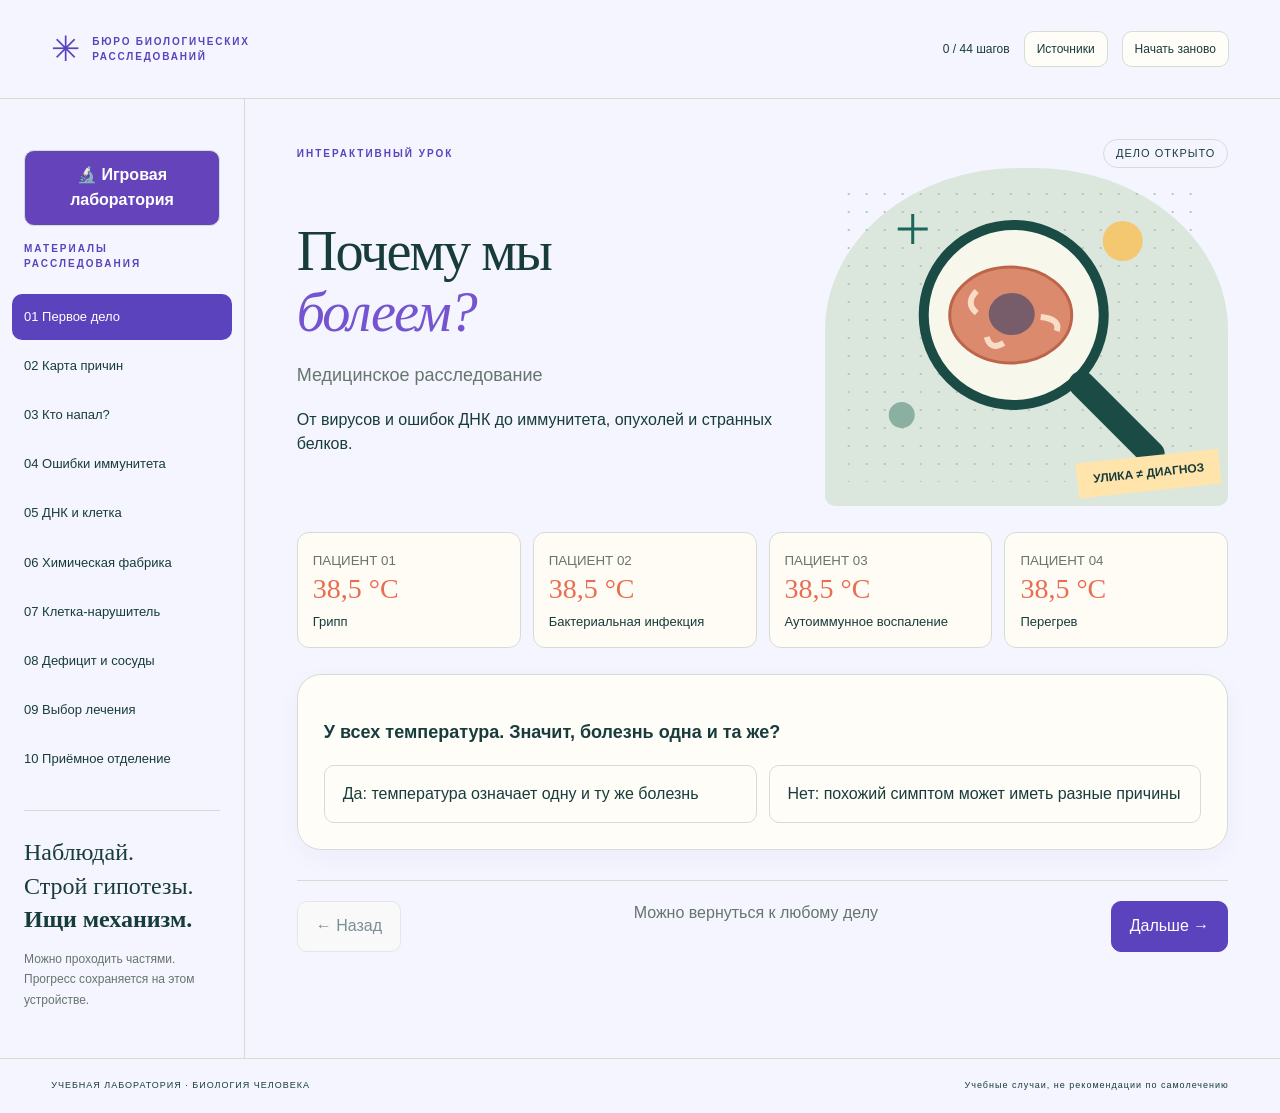
<file: index.html>
<!doctype html><html lang="ru"><head><meta charset="utf-8"><meta name="viewport" content="width=device-width, initial-scale=1"><title>Почему мы болеем? — Медицинское расследование</title><link rel="stylesheet" href="style.css"></head><body><header><a class="brand" href="#" aria-label="В начало">✳ <span>БЮРО БИОЛОГИЧЕСКИХ<br>РАССЛЕДОВАНИЙ</span></a><div class="head-right"><span id="progressText"></span><button id="sources">Источники</button><button id="reset">Начать заново</button></div></header><div class="layout"><aside><div class="eyebrow">МАТЕРИАЛЫ РАССЛЕДОВАНИЯ</div><nav id="nav" aria-label="Разделы урока"></nav><div class="aside-note">Наблюдай.<br>Строй гипотезы.<br><strong>Ищи механизм.</strong><p>Можно проходить частями.<br>Прогресс сохраняется на этом устройстве.</p></div></aside><main id="main" tabindex="-1"></main></div><footer><span>УЧЕБНАЯ ЛАБОРАТОРИЯ · БИОЛОГИЯ ЧЕЛОВЕКА</span><span>Учебные случаи, не рекомендации по самолечению</span></footer><dialog id="dialog"><button id="closeDialog" class="close">Закрыть ×</button><div id="dialogContent"></div></dialog><script src="content.js"></script><script src="app.js"></script><script src="lab.js"></script><script src="flip-cards.js"></script><script src="disease-notes.js"></script><script src="facts.js"></script><script src="immune-art.js"></script><script src="pancreas-photo.js"></script></body></html>
</file>
<file: style.css>
@import url('data:text/css,');
:root{--ink:#183c3c;--green:#126958;--mint:#dcece4;--paper:#f6f4ec;--orange:#db643f;--line:#d5ddd3;--muted:#66756d}*{box-sizing:border-box}body{margin:0;background:var(--paper);color:var(--ink);font:16px/1.55 'Segoe UI',Arial,sans-serif}button,select{font:inherit}button,a,select{-webkit-tap-highlight-color:transparent}button{cursor:pointer;border:1px solid var(--line);background:#fffdf7;color:var(--ink);border-radius:10px;padding:12px 18px;transition:background .15s,transform .15s}button:hover{background:var(--mint)}button:focus-visible,a:focus-visible,select:focus-visible{outline:3px solid var(--orange);outline-offset:3px}button:disabled{cursor:default;opacity:.55}a{color:var(--green)}header{display:flex;align-items:center;justify-content:space-between;gap:20px;padding:22px 4%;border-bottom:1px solid var(--line)}.brand{display:flex;gap:12px;align-items:center;text-decoration:none;font-size:35px}.brand span{font-size:10px;line-height:1.5;letter-spacing:1.8px;font-weight:800}.head-right{display:flex;align-items:center;gap:14px;font-size:12px}.head-right button{padding:8px 12px}.layout{display:grid;grid-template-columns:245px minmax(0,1fr);max-width:1500px;margin:auto}aside{padding:36px 24px;border-right:1px solid var(--line)}.eyebrow{font-size:10px;letter-spacing:2px;font-weight:800;color:var(--green)}nav{margin:22px -12px}nav button{border:0;background:none;display:block;text-align:left;width:100%;font-size:13px;padding:13px 12px;margin:3px 0}nav button.active{background:var(--green);color:white}nav .num{display:inline-block;width:28px;opacity:.6}.aside-note{font-family:Georgia,serif;font-size:24px;line-height:1.4;border-top:1px solid var(--line);padding-top:25px;margin-top:28px}.aside-note p{font:12px/1.7 'Segoe UI',sans-serif;color:var(--muted)}main{padding:40px 5%;min-height:78vh;max-width:1190px;width:100%}h1{font:clamp(38px,4.4vw,67px)/1.07 Georgia,serif;letter-spacing:-2px;margin:20px 0}h2{font:clamp(28px,3vw,42px)/1.15 Georgia,serif;letter-spacing:-.7px;margin:16px 0}h3{font-size:18px}.lead{font-size:18px;color:var(--muted);max-width:670px}.meta{display:flex;align-items:center;justify-content:space-between;gap:12px}.pill{border:1px solid var(--line);padding:5px 12px;border-radius:30px;font-size:11px;letter-spacing:1px}.hero{display:grid;grid-template-columns:1.1fr .9fr;gap:35px;align-items:center}.hero-art{background:#dbe7dd;border-radius:48% 48% 10px 10px;position:relative;padding:24px 16px;min-height:290px;display:grid;place-items:center}.hero-art svg{width:100%;height:290px}.stamp{position:absolute;bottom:16px;right:8px;background:#ffe4ab;padding:8px 16px;transform:rotate(-6deg);font-size:12px;font-weight:700}.case-strip{display:grid;grid-template-columns:repeat(4,1fr);gap:12px;margin:26px 0}.patient{border:1px solid var(--line);border-radius:12px;padding:15px;background:#fffcf5}.patient .temp{color:var(--orange);font:28px Georgia,serif}.patient p{margin:7px 0 0;font-size:13px}.task{background:#fffdf8;border:1px solid var(--line);padding:26px;border-radius:16px;margin-top:24px;box-shadow:0 8px 25px #163b3405}.task>p:first-child{margin-top:0}.options,.grid{display:grid;grid-template-columns:repeat(2,minmax(0,1fr));gap:12px}.options button{text-align:left;min-height:58px}.selected{background:var(--mint)!important;border-color:var(--green)!important;box-shadow:inset 3px 0 var(--green)}.primary{background:var(--green);color:white;border-color:var(--green)}.primary:hover{background:#094f43}.feedback{padding:17px 20px;background:#e3f0e5;border-left:3px solid var(--green);border-radius:8px;margin-top:20px}.feedback.hint{background:#fff0d5;border-color:#ce962e}.feedback:empty{display:none}.actions{display:flex;gap:12px;align-items:center;flex-wrap:wrap;margin-top:22px}.bottom{display:flex;justify-content:space-between;gap:12px;margin-top:30px;padding-top:20px;border-top:1px solid var(--line)}.muted,small{color:var(--muted)}.map{display:grid;grid-template-columns:repeat(3,minmax(0,1fr));gap:12px}.map button{text-align:left;padding:18px;min-height:106px}.map b{display:block;font-size:15px}.map span{font-size:12px;color:var(--muted)}.map .icon{font:25px Georgia,serif;color:var(--orange)}.chain{display:flex;gap:8px;align-items:center;flex-wrap:wrap;margin:18px 0}.chain span{border:1px solid var(--line);background:var(--mint);padding:12px;border-radius:9px;font-size:13px;flex:1;min-width:100px}.chain i{font-style:normal;color:var(--orange)}.match{display:grid;grid-template-columns:1fr 1fr;gap:18px}.match>div{display:flex;flex-direction:column;gap:9px}.match button{text-align:left}.done{background:#e4eee5;opacity:.65}.photo-layout{display:grid;grid-template-columns:1fr 1fr;gap:25px;align-items:center}figure{margin:0}figure img{width:100%;max-height:350px;object-fit:contain;background:#ecede4;border-radius:12px}figcaption{font-size:10px;line-height:1.5;color:var(--muted);margin-top:8px}.order{display:flex;flex-direction:column;gap:8px}.order>div{display:flex;align-items:center;gap:8px;background:var(--paper);padding:8px;border-radius:9px}.order span{flex:1}.order button{padding:5px 14px}.token-bank{display:flex;flex-wrap:wrap;gap:8px;margin-bottom:22px}.token-bank button{font-size:13px}.drop{border:1px dashed var(--green)!important}.clue{padding:15px;border-left:2px solid var(--orange);background:var(--paper);margin:10px 0}.sim{background:#e5eee6;border-radius:14px;padding:20px;margin:20px 0}.sim svg{max-height:250px;width:100%}.cells{min-height:150px;display:flex;flex-wrap:wrap;gap:10px;align-items:center;justify-content:center}.cell{width:38px;height:38px;background:#8eafa1;border:5px solid #c5d9c9;border-radius:50%}.cell.bad{background:#be674e;border-color:#e7b4a1}.dossier{margin-top:26px;border-top:1px dashed var(--line);padding-top:16px;font-size:13px}.dossier summary{cursor:pointer;color:var(--green);font-weight:600}.profile-row{display:grid;grid-template-columns:1fr auto;gap:15px;padding:18px 0;border-bottom:1px solid var(--line)}.profile-row span{font-size:12px}select{width:100%;padding:12px;border:1px solid var(--line);border-radius:8px;background:white;color:var(--ink)}label{display:block;margin:15px 0 6px;font-weight:600;font-size:14px}.timer{font-variant-numeric:tabular-nums;font-size:25px;color:var(--orange)}dialog{border:1px solid var(--line);border-radius:18px;max-width:800px;width:90%;max-height:85vh;padding:30px;background:var(--paper);color:var(--ink)}dialog::backdrop{background:#123c3c77}.close{float:right}footer{display:flex;justify-content:space-between;padding:20px 4%;border-top:1px solid var(--line);font-size:9px;letter-spacing:1px;gap:20px}.status-note{font-size:12px;color:#a24d32}.wrong-mark{border-color:var(--orange)!important}noscript{display:block;padding:30px}@media(max-width:950px){.layout{grid-template-columns:190px 1fr}aside{padding:25px 15px}main{padding:30px 5%}.hero{grid-template-columns:1fr}.hero-art{display:none}.map{grid-template-columns:repeat(2,1fr)}.case-strip{grid-template-columns:repeat(2,1fr)}}@media(max-width:650px){header{padding:16px;align-items:flex-start}.head-right{gap:6px;flex-wrap:wrap;justify-content:flex-end}.head-right span{width:100%;text-align:right}.brand span{font-size:8px}.layout{display:block}aside{padding:12px;border-right:0;border-bottom:1px solid var(--line)}aside>.eyebrow,.aside-note{display:none}nav{display:flex;overflow:auto;margin:0;gap:5px}nav button{white-space:nowrap;width:auto;font-size:12px;padding:9px}nav .num{width:20px}main{padding:25px 18px}h1{letter-spacing:-1px}.task{padding:18px}.options,.photo-layout{grid-template-columns:1fr}.match{gap:9px}.match button{font-size:12px;padding:10px}.map{gap:8px}.map button{padding:12px}.profile-row{grid-template-columns:1fr;gap:3px}footer{flex-direction:column;gap:5px}button{min-height:44px}.bottom{align-items:center}.bottom span{font-size:12px}}
</file>
